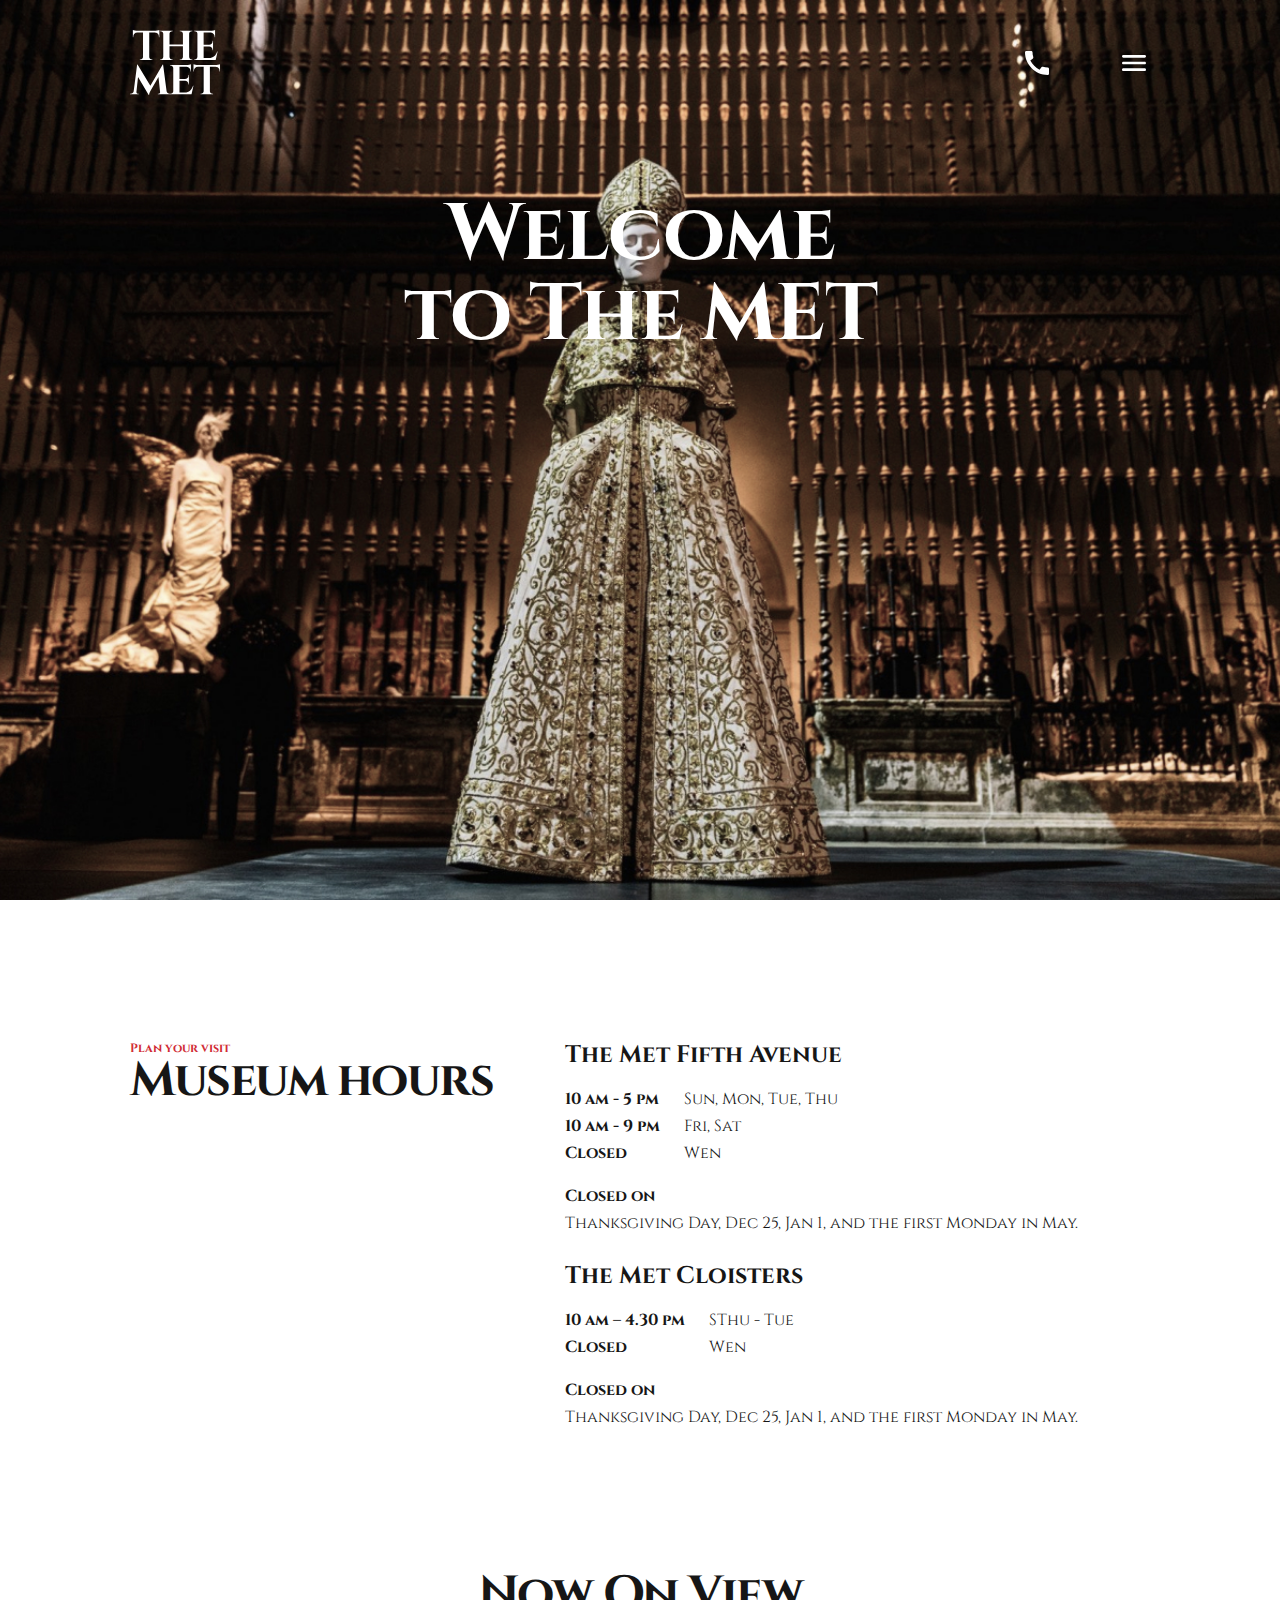
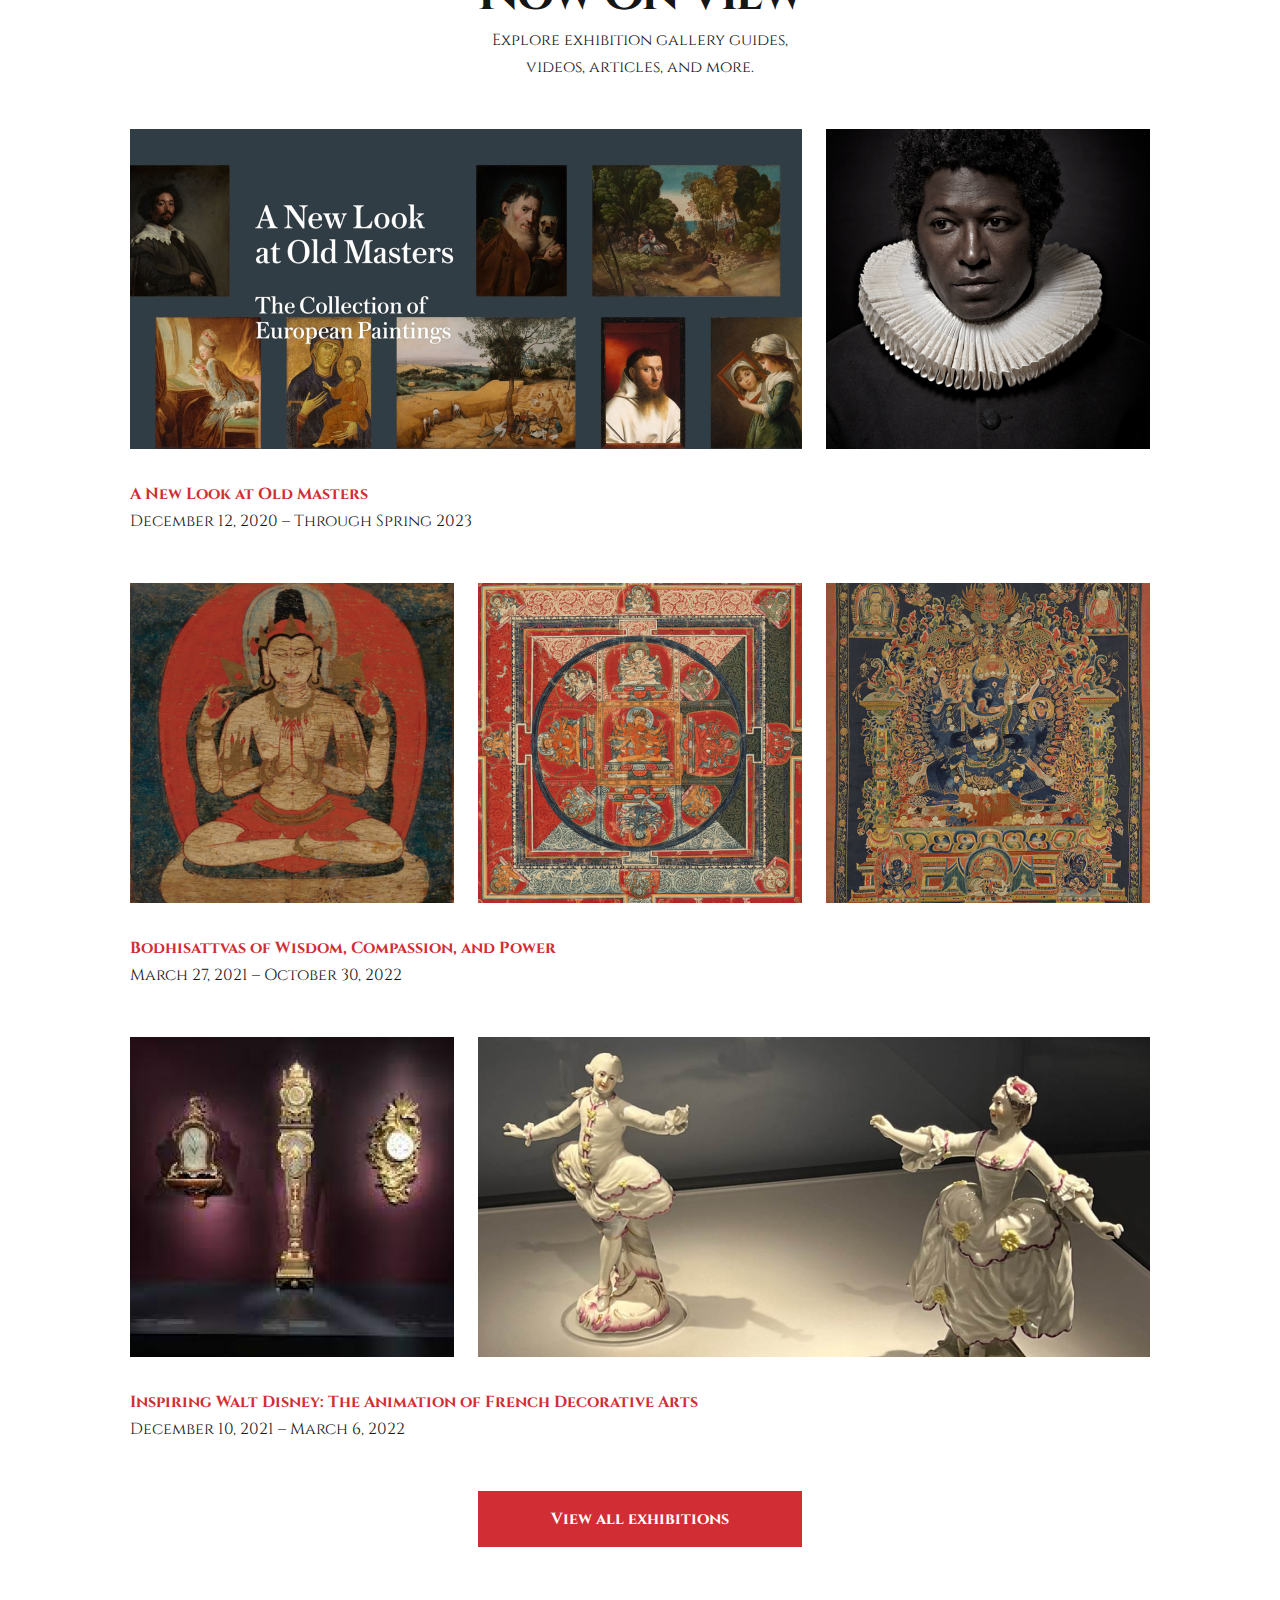
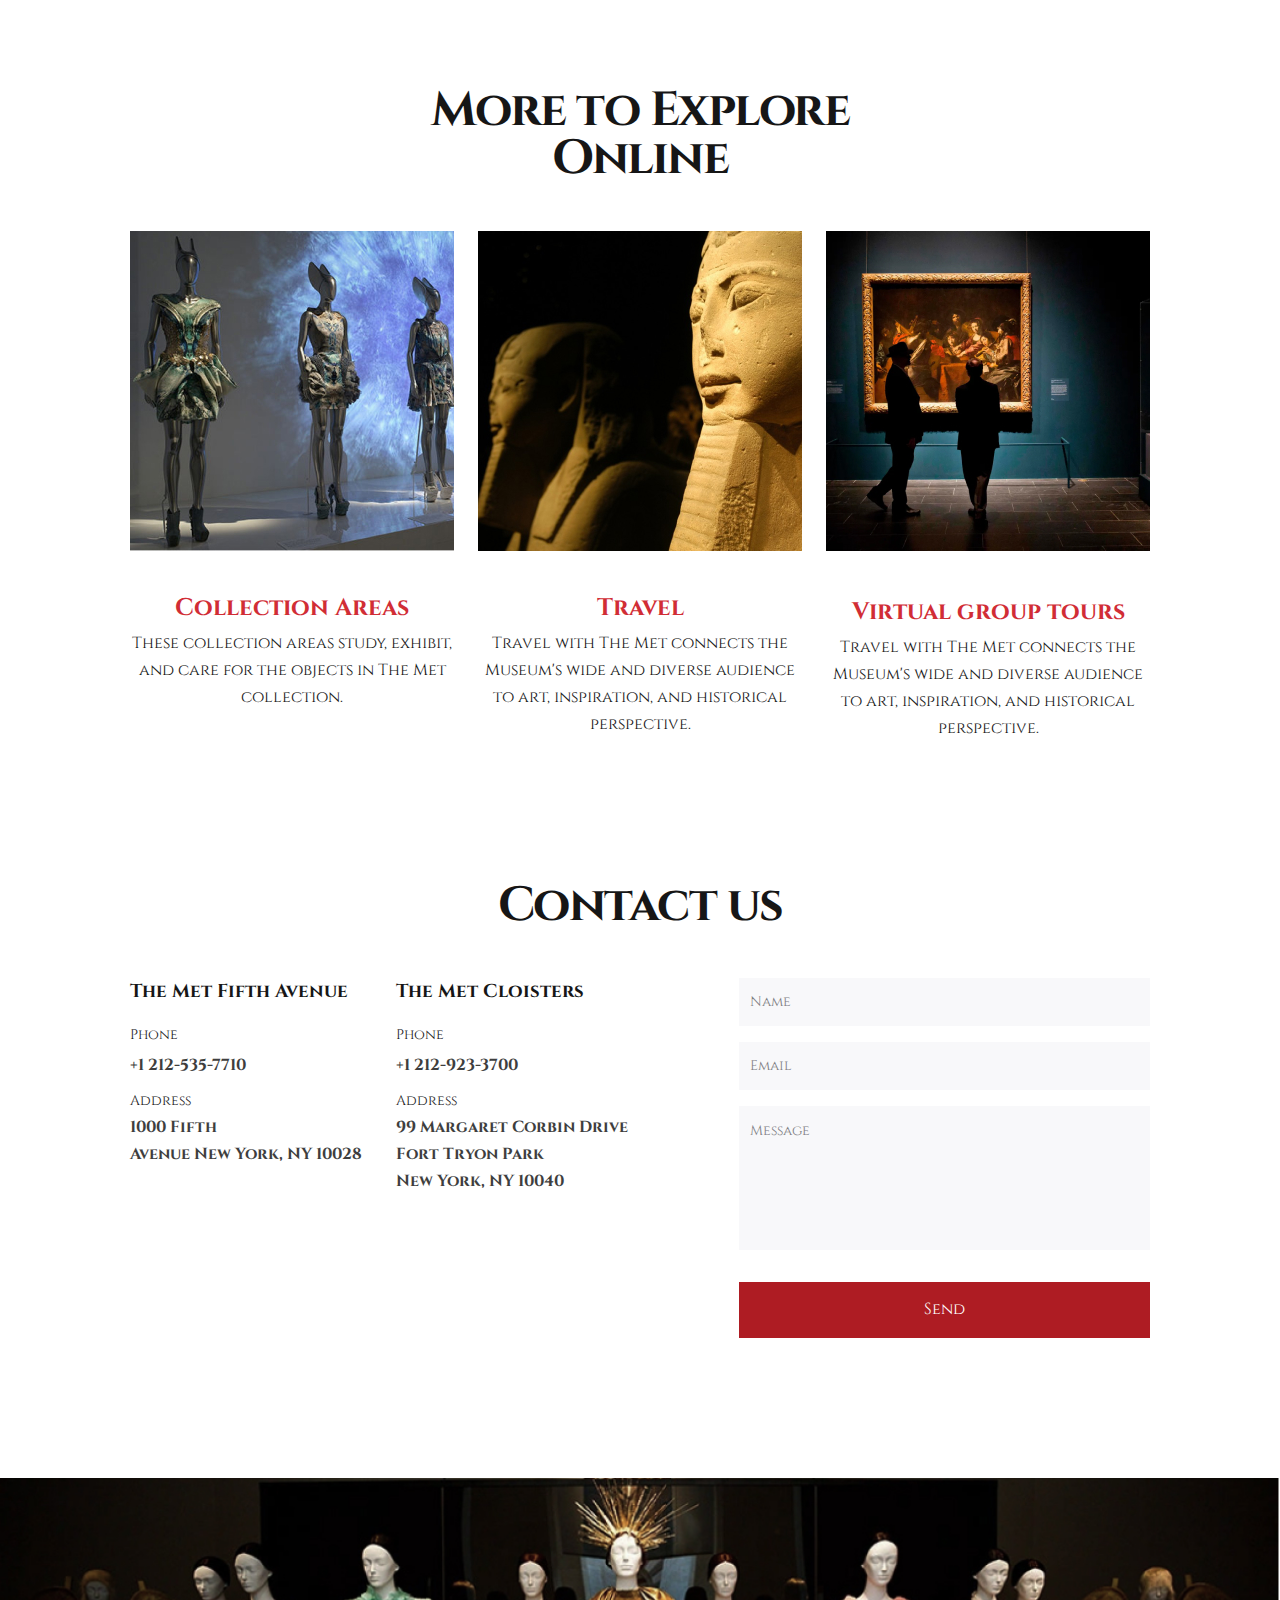
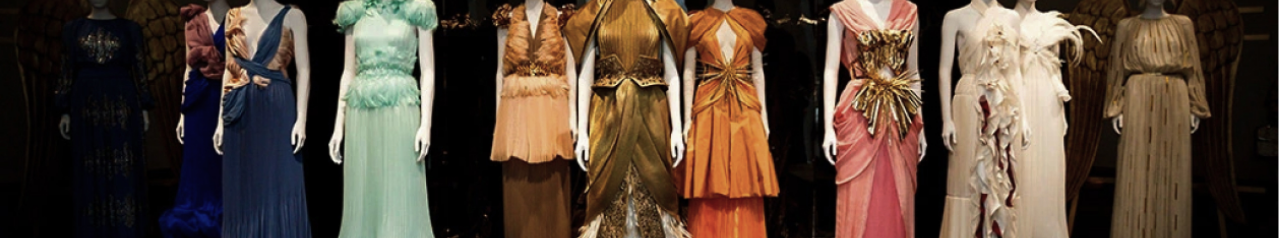
<file: index.html>
<!DOCTYPE html><html lang="en" class="page"><head><meta charset="UTF-8"><meta name="viewport" content="width=device-width, initial-scale=1.0"><title>The MET</title><link rel="icon" href="PinClipart.com_lava-lamp-clip-art_188558.5134546a.png"><link rel="preconnect" href="https://fonts.googleapis.com"><link rel="preconnect" href="https://fonts.gstatic.com"><link href="https://fonts.googleapis.com/css2?family=Cinzel:wght@400;700&family=Roboto:wght@400;700&display=swap" rel="stylesheet"><link rel="stylesheet" href="main.2e22bd8c.css"><script src="main.69e817ba.js" defer></script></head><body class="page__body" id="#top"> <header class="header page__section"> <div class="container"> <div class="header__content"> <div class="header__top"> <a href="#" class="logo"> <img class="logo__image" src="m-THE MET.6c26cf95.svg" alt="The MET"> </a> <a href="tel:+1 212-535-7710" class="icon icon--phone header__call"> </a> <a href="#menu" class="icon icon--menu"></a> </div> <h1 class="header__title"> Welcome <br> to The MET </h1> </div> </div> </header> <nav class="page__menu menu" id="menu"> <div class="container"> <div class="menu__content"> <div class="menu__top"> <a href="#" class="logo"> <img class="logo__image" src="m-THE MET.6c26cf95.svg" alt="The MET"> </a> <a href="#" class="icon icon--cross"></a> </div> <ul class="menu__list"> <li class="menu__item"> <a href="#" class="menu__link">Home</a> </li> <li class="menu__item"> <a href="#about-us" class="menu__link">About us</a> </li> <li class="menu__item"> <a href="#now-on-view" class="menu__link">Now on view</a> </li> <li class="menu__item"> <a href="#testimonials" class="menu__link">Testimonials</a> </li> <li class="menu__item"> <a href="#contact-us" class="menu__link">Contact us</a> </li> </ul> <a href="tel:+1 212-535-7710" class="menu__call menu__call--phone"> The Met Fifth Avenue<br>+1 212-535-7710 </a> <a href="tel:+1 212-923-3700" class="menu__call menu__call--phone"> The Met Cloisters<br>+1 212-923-3700 </a> <a href="tel:+1 212-535-7710" class="menu__call menu__call--action"> call to order </a> </div> </div> </nav> <main> <section class="page__section about" id="about-us"> <div class="container"> <div class="grid grid--tablet grid--desktop"> <div class="grid__item grid__item--tablet-1-3 grid__item--desktop-1-5"> <p class="about__subtitle">Plan your visit</p> <h2 class="about__title">Museum hours</h2> </div> <div class="grid__item grid__item--tablet-4-6 grid__item--desktop-6-12"> <h3 class="about__address">The Met Fifth Avenue</h3> <div class="about__plan"> <div class="about__time"> <p class="about__hours">10 am - 5 pm</p> <p class="about__hours">10 am - 9 pm</p> <p class="about__hours">Closed</p> </div> <div class="about__week"> <p class="about__days">Sun, Mon, Tue, Thu</p> <p class="about__days">Fri, Sat</p> <p class="about__days">Wen</p> </div> </div> <p class="about__closed">Closed on</p> <p class="about__weekends"> Thanksgiving Day, Dec 25, Jan 1, and the first Monday in May. </p> <h3 class="about__address">The Met Cloisters</h3> <div class="about__plan"> <div class="about__time"> <p class="about__hours">10 am – 4.30 pm</p> <p class="about__hours">Closed</p> </div> <div class="about__week"> <p class="about__days">SThu - Tue</p> <p class="about__days">Wen</p> </div> </div> <p class="about__closed">Closed on</p> <p class="about__weekends"> Thanksgiving Day, Dec 25, Jan 1, and the first Monday in May. </p> </div> </div> </div> </section> <section class="page__section gallery" id="now-on-view"> <div class="container"> <h2 class="page__section-title page__section-title--first">Now On View</h2> <p class="gallery__subtitle"> Explore exhibition gallery guides, videos, articles, and more. </p> <div class="place gallery__place"> <div class="place__photos"> <div class="grid"> <div class="grid__item grid__item--desktop-1-8 grid__item--tablet-1-4"> <div class="place__photo-container"> <img class="place__photo" src="1.68e1fceb.jpg" alt="Picture 1"> </div> </div> <div class="grid__item grid__item--desktop-9-12 grid__item--tablet-5-6"> <div class="place__photo-container"> <img class="place__photo" src="2.bb262d45.jpg" alt="Picture 2"> </div> </div> </div> </div> <div class="place__description"> <a href="#" class="place__description-link">A New Look at Old Masters</a> <p class="place__description-date">December 12, 2020 – Through Spring 2023</p> </div> </div> <div class="place gallery__place"> <div class="place__photos"> <div class="grid grid--3-columns"> <div class="grid__item grid__item--desktop-1-1 grid__item--tablet-1-1"> <div class="place__photo-container"> <img class="place__photo" src="3.92fbb5a9.jpg" alt="Picture 4"> </div> </div> <div class="grid__item grid__item--desktop-2-2 grid__item--tablet-2-2"> <div class="place__photo-container"> <img class="place__photo" src="4.dad90512.jpg" alt="Picture 5"> </div> </div> <div class="grid__item grid__item--desktop-3-3 grid__item--hidden"> <div class="place__photo-container"> <img class="place__photo" src="5.e1f0ad92.jpg" alt="Picture 6"> </div> </div> </div> </div> <div class="place__description"> <a href="#" class="place__description-link"> Bodhisattvas of Wisdom, Compassion, and Power </a> <p class="place__description-date">March 27, 2021 – October 30, 2022</p> </div> </div> <div class="place gallery__place"> <div class="place__photos"> <div class="grid"> <div class="grid__item grid__item--desktop-1-4 grid__item--tablet-1-2"> <div class="place__photo-container"> <img class="place__photo" src="6.1a7602a8.jpg" alt="Picture 4"> </div> </div> <div class="grid__item grid__item--desktop-5-12 grid__item--tablet-3-6"> <div class="place__photo-container"> <img class="place__photo place__photo--5" src="7.760e10f9.jpg" alt="Picture 5"> </div> </div> </div> </div> <div class="place__description"> <a href="#" class="place__description-link"> Inspiring Walt Disney: The Animation of French Decorative Arts </a> <p class="place__description-date">December 10, 2021 – March 6, 2022</p> </div> </div> <div class="grid grid--desktop"> <div class="grid__item grid__item--tablet-2-5 grid__item--desktop-5-8"> <a href="#" class="button">View all exhibitions</a> </div> </div> </div> </section> <section class="page__section testimonials" id="testimonials"> <div class="container"> <h2 class="page__section-title"> More to Explore<br>Online </h2> <div class="grid grid--desktop"> <div class="testimonials__item grid__item grid__item--desktop-1-4 grid__item--tablet-2-5"> <div class="testimonial"> <img class="testimonial__photo" src="8.224fd0ea.jpg" alt="Collection Areas"> <h3 class="testimonial__title"> <a href="#" class="testimonial__link"> Collection Areas </a> </h3> <p class="testimonial__subtitle"> These collection areas study, exhibit, and care for the objects in The Met collection. </p> </div> </div> <div class="testimonials__item grid__item grid__item--desktop-5-8 grid__item--tablet-2-5"> <div class="testimonial"> <img class="testimonial__photo" src="9.78f6e4c2.jpg" alt="Travel"> <h3 class="testimonial__title"> <a href="#" class="testimonial__link"> Travel </a> </h3> <p class="testimonial__subtitle"> Travel with The Met connects the Museum's wide and diverse audience to art, inspiration, and historical perspective. </p> </div> </div> <div class="testimonials__item grid__item grid__item--desktop-9-12 grid__item--tablet-2-5"> <div class="testimonial"> <img class="testimonial__photo" src="10.2c5c81c5.jpg" alt="Virtual group tours"> <h3 class="testimonial__title"> <h3 class="testimonial__title"> <a href="#" class="testimonial__link"> Virtual group tours </a> </h3> </h3> <p class="testimonial__subtitle"> Travel with The Met connects the Museum's wide and diverse audience to art, inspiration, and historical perspective. </p> </div> </div> </div> </div> </section> <section class="page__section contacts" id="contacts"> <div class="container"> <h2 class="page__section-title">Contact us</h2> <div class="grid grid--desktop"> <div class="grid__row grid__item--desktop-1-6"> <div class="grid__item grid__item--desktop-1-3 grid__item--tablet-1-3"> <div class="contacts__info"> <h3 class="contacts__info-title">The Met Fifth Avenue</h3> <p class="contacts__info-phone">Phone</p> <a href="tel:+1 212-535-7710" class="contacts__info-link"> +1 212-535-7710 </a> <p class="contacts__info-address">Address</p> <a href="https://goo.gl/maps/XQYjiYNMLzJrQjrT9" class="contacts__info-link" target="_blank"> 1000 Fifth<br>Avenue New York, NY 10028 </a> </div> </div> <div class="grid__item grid__item--desktop-4-6 grid__item--tablet-1-3"> <div class="contacts__info"> <h3 class="contacts__info-title">The Met Cloisters</h3> <p class="contacts__info-phone">Phone</p> <a href="tel:+1 212-923-3700" class="contacts__info-link"> +1 212-923-3700 </a> <p class="contacts__info-address">Address</p> <a href="https://goo.gl/maps/az6tVWMymYWeernS7" class="contacts__info-link" target="_blank"> 99 Margaret Corbin Drive<br>Fort Tryon Park<br>New York, NY 10040 </a> </div> </div> </div> <div class="grid__item grid__item--desktop-8-12 grid__item--tablet-4-6"> <form class="contacts__form" method="post" action="#"> <label for="name"> <input name="name" type="text" placeholder="Name" class="contacts__field formfield" required> </label> <label for="email"> <input name="email" type="email" placeholder="Email" class="contacts__field formfield" required> </label> <textarea name="message" placeholder="Message" class="contacts__field contacts__field--last formfield formfield--textarea" required></textarea> <button type="submit" class="button contacts__button">Send</button> </form> </div> </div> </div> </section> </main> <footer class="footer"></footer> </body></html>
</file>
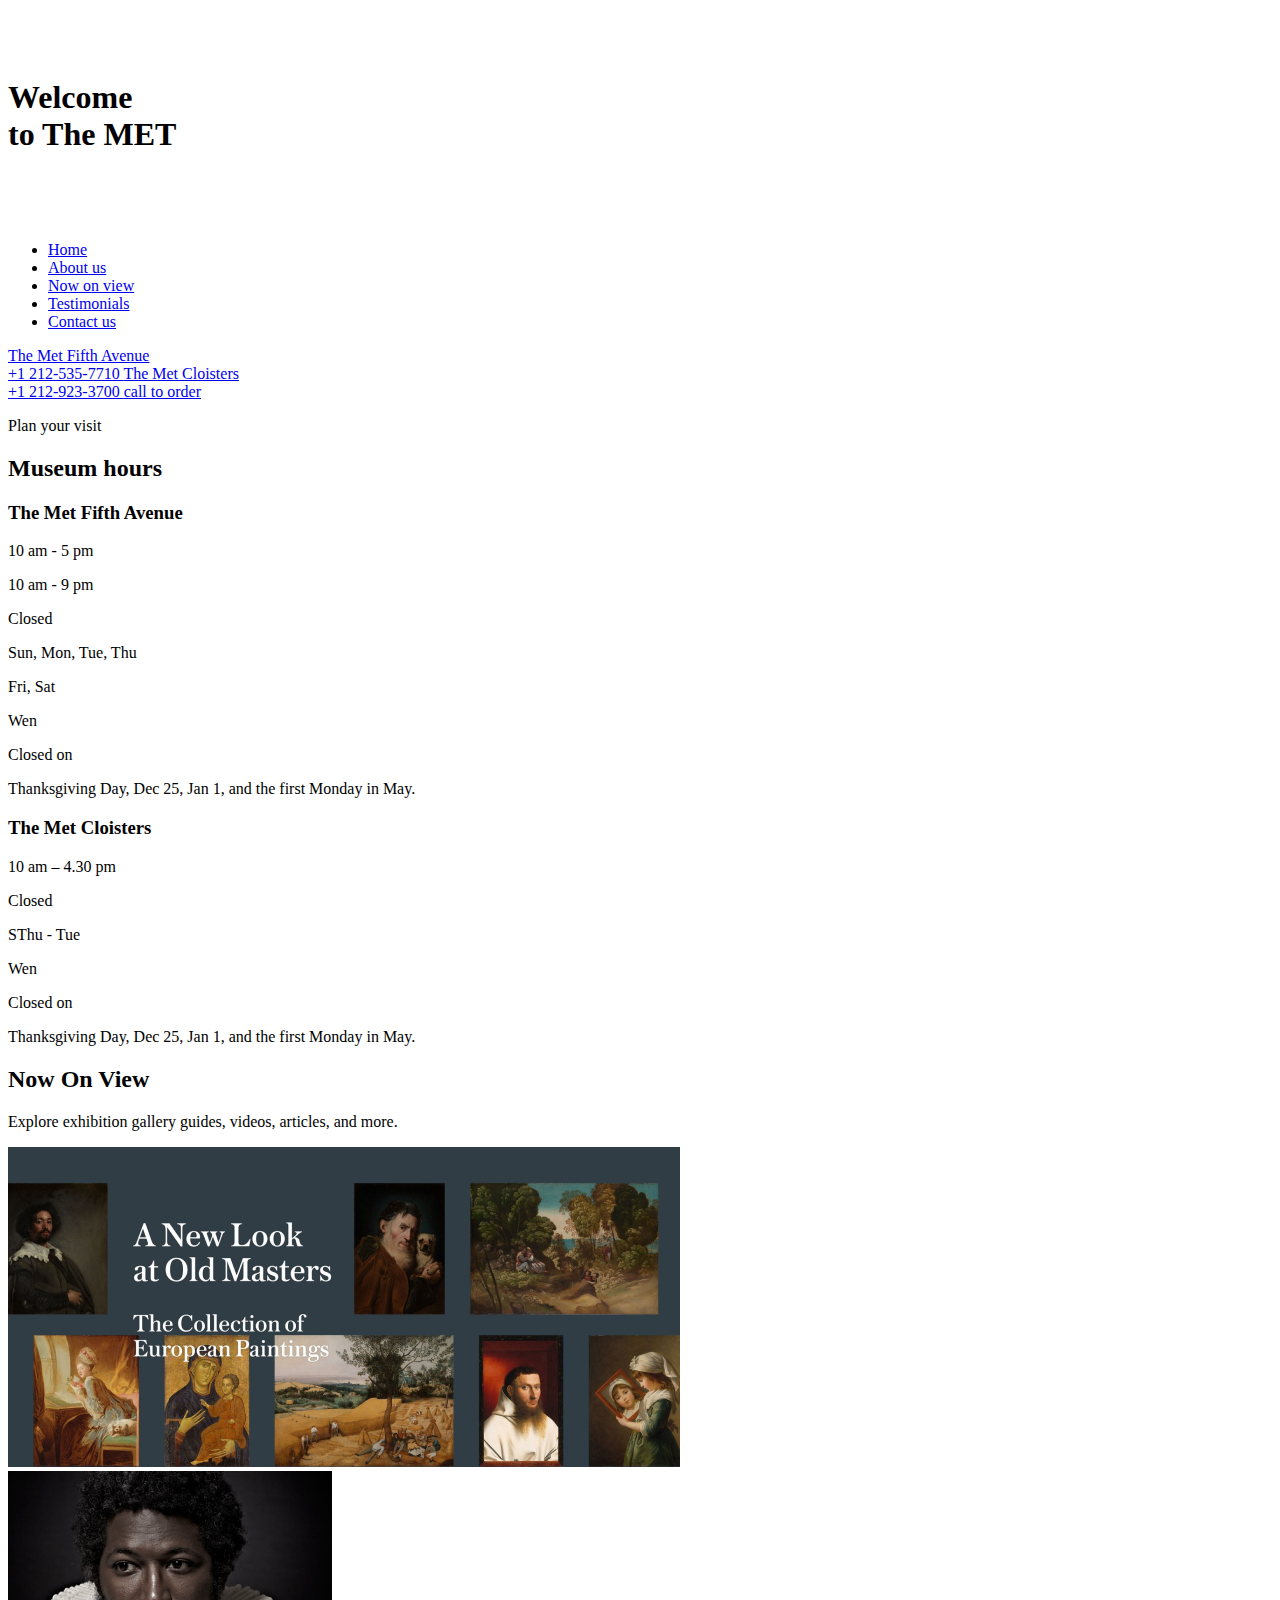
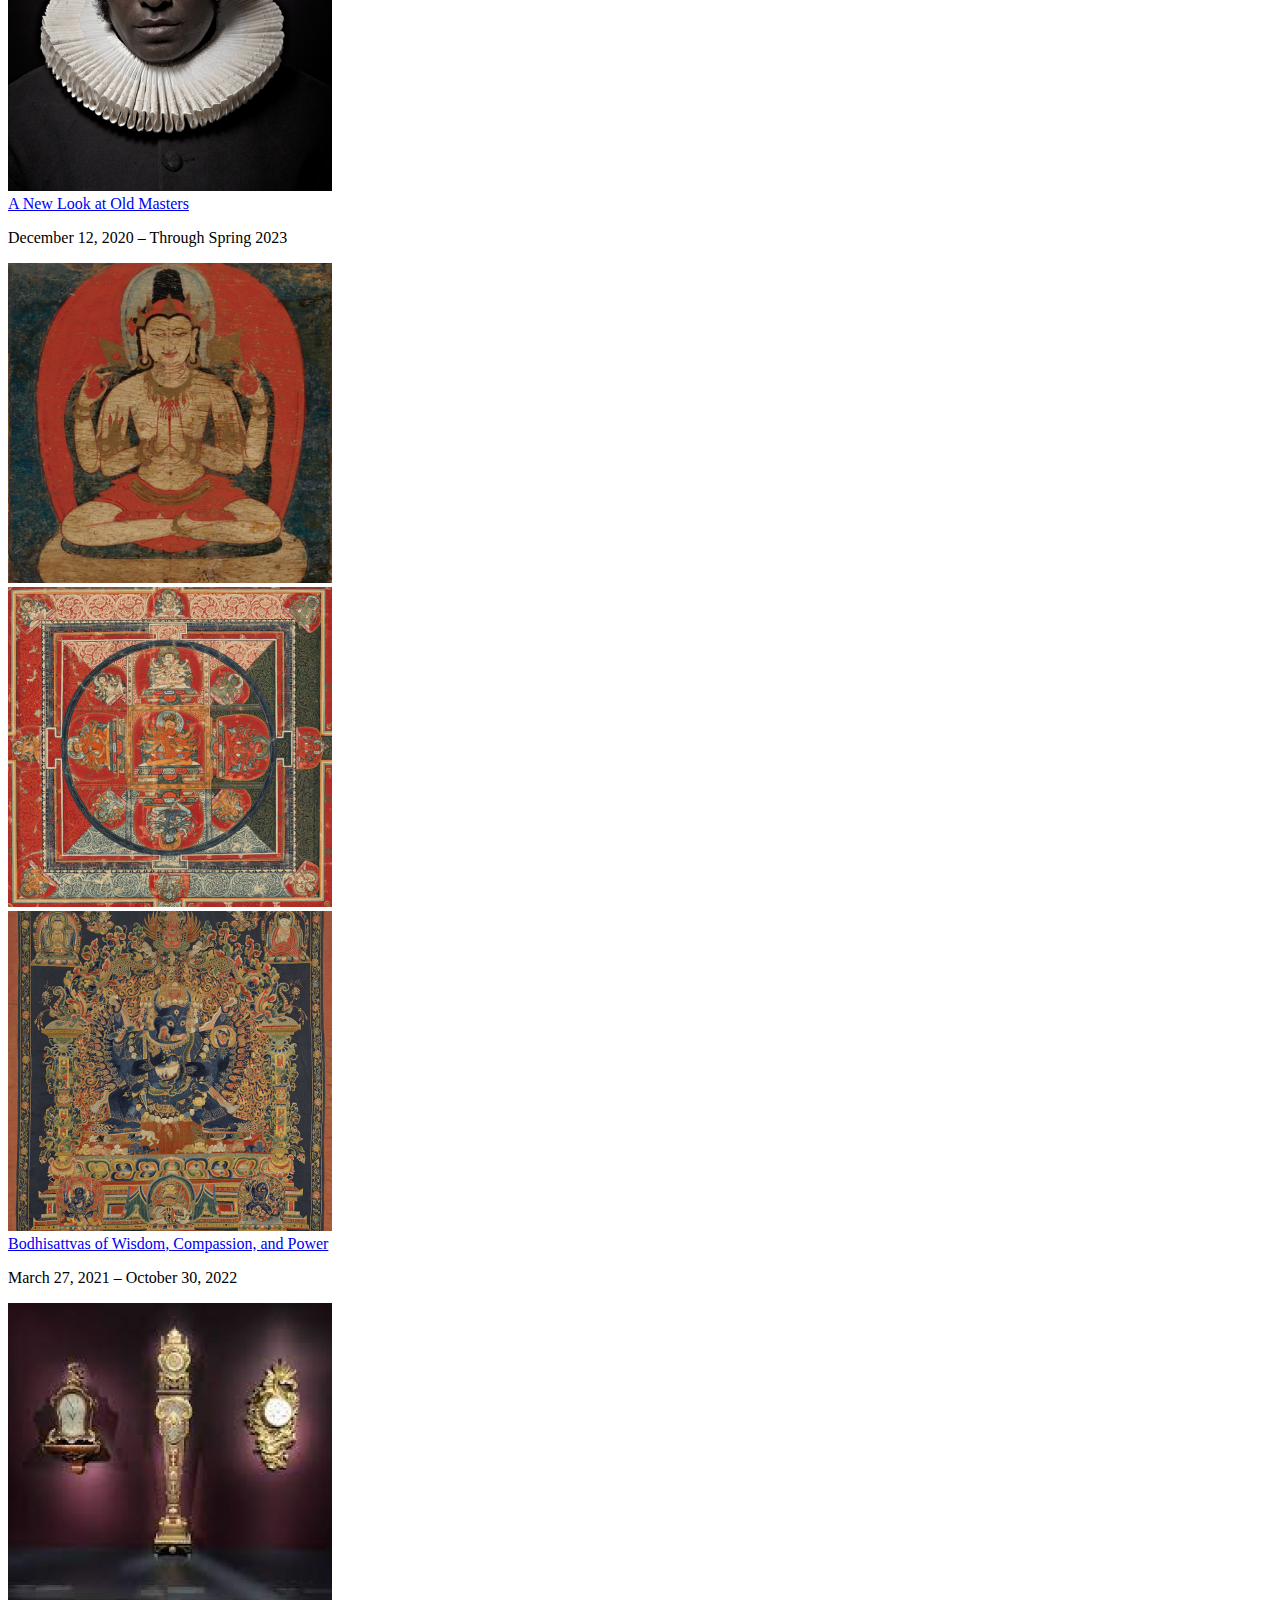
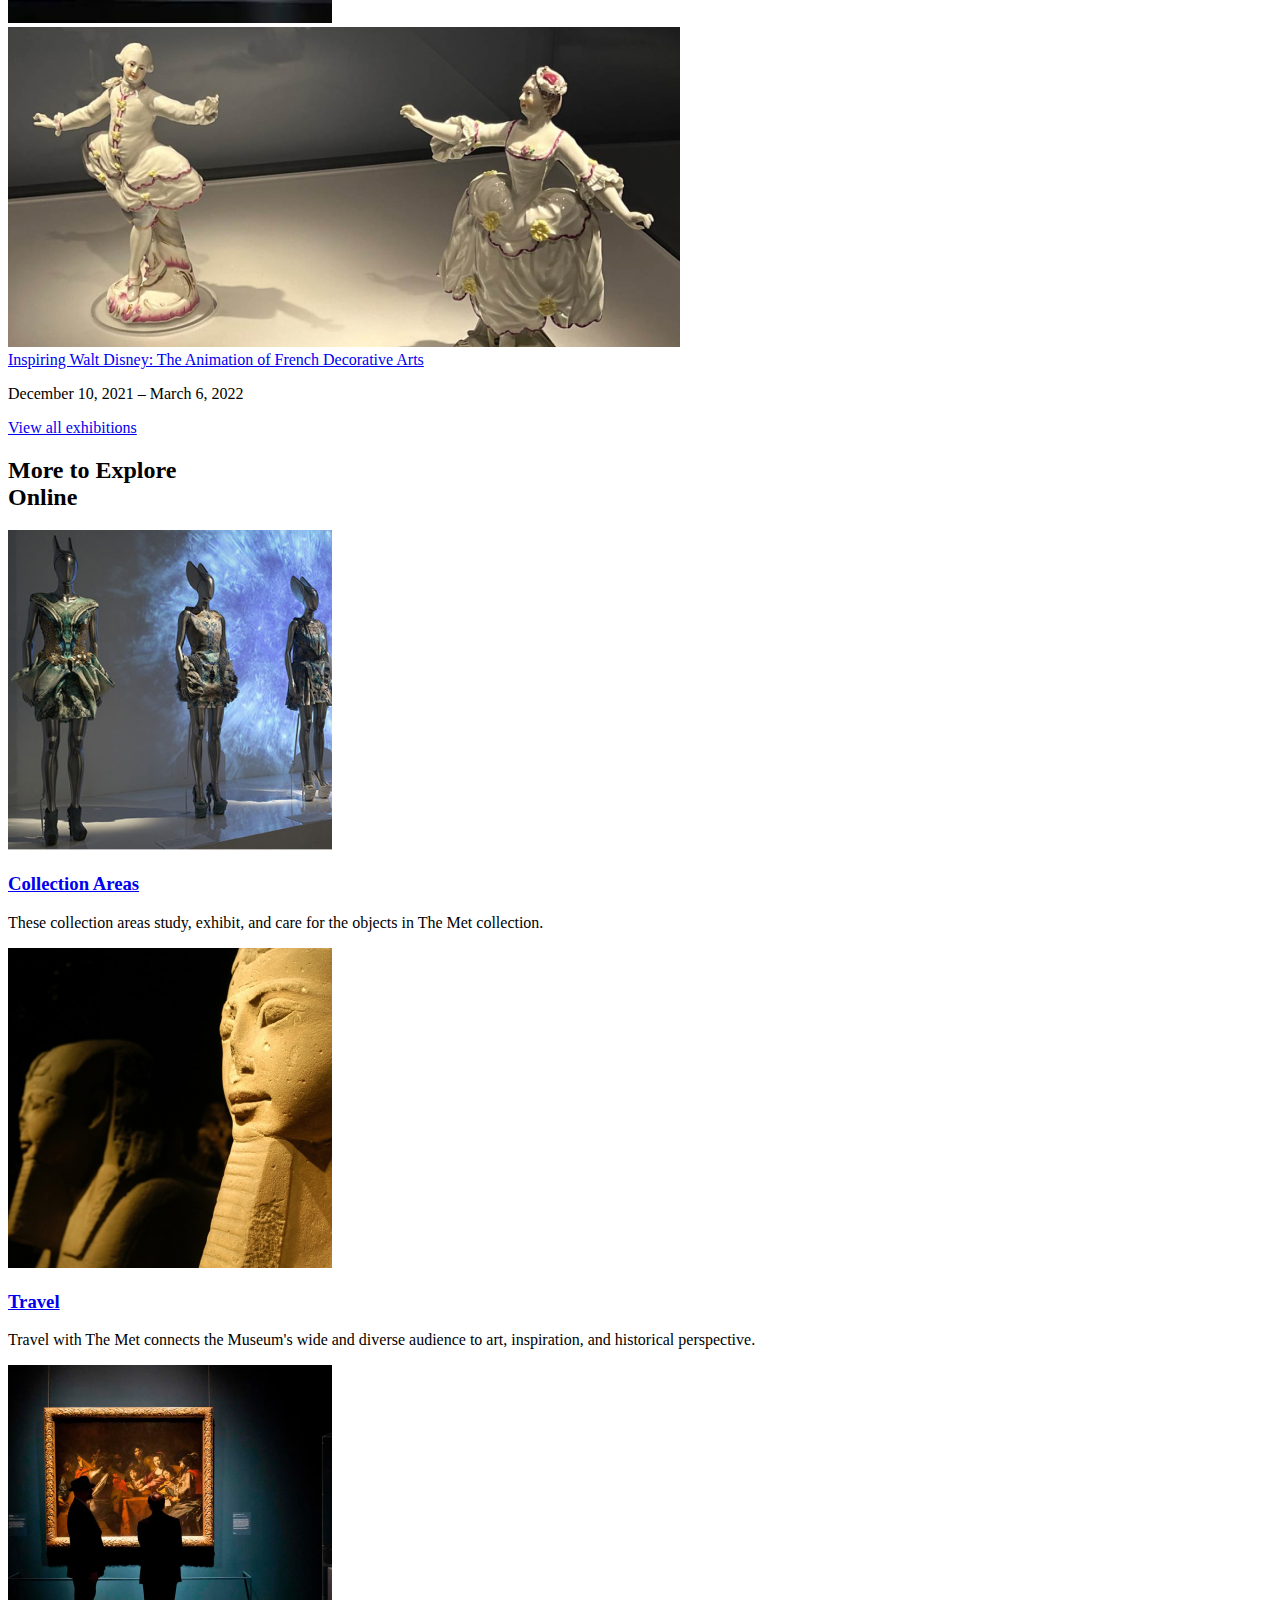
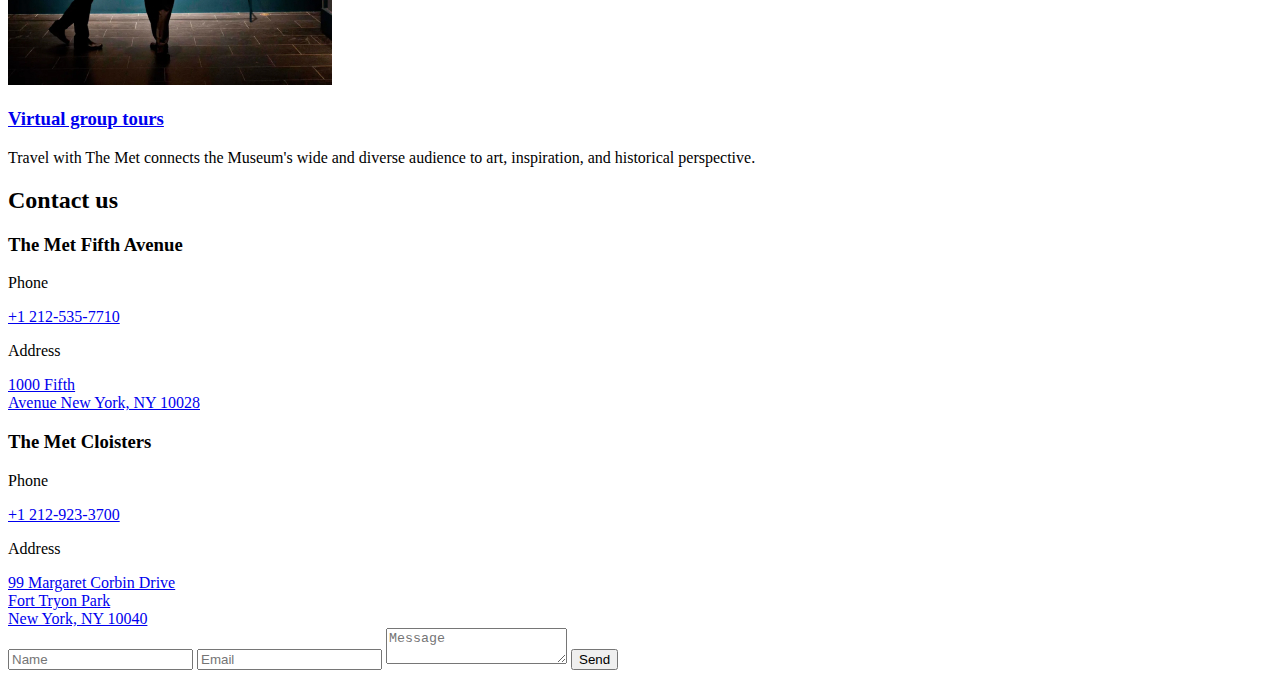
<file: src/index.html>
<!DOCTYPE html>
<html lang="en" class="page">
  <head>
    <meta charset="UTF-8">
    <meta name="viewport" content="width=device-width, initial-scale=1.0">
    <title>The MET</title>
    <link rel="icon" href="./images/PinClipart.com_lava-lamp-clip-art_188558.png">
    <link rel="preconnect" href="https://fonts.googleapis.com">
    <link rel="preconnect" href="https://fonts.gstatic.com">
    <link href="https://fonts.googleapis.com/css2?family=Cinzel:wght@400;700&family=Roboto:wght@400;700&display=swap" rel="stylesheet">
    <link rel="stylesheet" href="./styles/main.scss">
    <script src="scripts/main.js" defer></script>
  </head>
  <body class="page__body" id="#top">
    <header class="header page__section">
      <div class="container">

        <div class="header__content">
          <div class="header__top">
            <a href="#" class="logo">
              <img
              class="logo__image"
              src="./images/m-THE MET.svg"
              alt="The MET">
            </a>

            <a
              href="tel:+1 212-535-7710"
              class=" icon icon--phone header__call"
            >
            </a>
            <a
              href="#menu"
              class="icon icon--menu"
            ></a>
          </div>

          <h1 class="header__title">
            Welcome
            <br>
            to The MET
          </h1>
        </div>
      </div>
    </header>

    <nav class="page__menu menu" id="menu">
      <div class="container">
        <div class="menu__content">
          <div class="menu__top">
            <a href="#" class="logo">
              <img
              class="logo__image"
              src="./images/m-THE MET.svg"
              alt="The MET">
            </a>

            <a href="#" class="icon icon--cross"></a>
          </div>

          <ul class="menu__list">
            <li class="menu__item">
              <a href="#" class="menu__link">Home</a>
            </li>

            <li class="menu__item">
              <a href="#about-us" class="menu__link">About us</a>
            </li>

            <li class="menu__item">
              <a href="#now-on-view" class="menu__link">Now on view</a>
            </li>

            <li class="menu__item">
              <a href="#testimonials" class="menu__link">Testimonials</a>
            </li>

            <li class="menu__item">
              <a href="#contact-us" class="menu__link">Contact us</a>
            </li>
          </ul>

          <a
            href="tel:+1 212-535-7710"
            class="menu__call menu__call--phone"
          >
            The Met Fifth Avenue<br>+1 212-535-7710
          </a>

          <a
            href="tel:+1 212-923-3700"
            class="menu__call menu__call--phone"
          >
            The Met Cloisters<br>+1 212-923-3700
          </a>

          <a
            href="tel:+1 212-535-7710"
            class="menu__call menu__call--action"
          >
            call to order
          </a>
        </div>
      </div>
    </nav>

    <main>
      <section class="page__section about" id="about-us">
        <div class="container">
          <div class="grid grid--tablet grid--desktop">
            <div class="grid__item grid__item--tablet-1-3 grid__item--desktop-1-5">
              <p class="about__subtitle">Plan your visit</p>
              <h2 class="about__title">Museum hours</h2>
            </div>

            <div class="grid__item grid__item--tablet-4-6 grid__item--desktop-6-12">
              <h3 class="about__address">The Met Fifth Avenue</h3>
              <div class="about__plan">
                <div class="about__time">
                  <p class="about__hours">10 am - 5 pm</p>
                  <p class="about__hours">10 am - 9 pm</p>
                  <p class="about__hours">Closed</p>
                </div>

                <div class="about__week">
                  <p class="about__days">Sun, Mon, Tue, Thu</p>
                  <p class="about__days">Fri, Sat</p>
                  <p class="about__days">Wen</p>
                </div>
              </div>

              <p class="about__closed">Closed on</p>
              <p class="about__weekends">
                Thanksgiving Day, Dec 25, Jan 1, and the first Monday in May.
              </p>

              <h3 class="about__address">The Met Cloisters</h3>
              <div class="about__plan">
                <div class="about__time">
                  <p class="about__hours">10 am – 4.30 pm</p>
                  <p class="about__hours">Closed</p>
                </div>

                <div class="about__week">
                  <p class="about__days">SThu - Tue</p>
                  <p class="about__days">Wen</p>
                </div>
              </div>

              <p class="about__closed">Closed on</p>
              <p class="about__weekends">
                Thanksgiving Day, Dec 25, Jan 1, and the first Monday in May.
              </p>

            </div>
          </div>
        </div>
      </section>

      <section class="page__section gallery" id="now-on-view">
        <div class="container">
          <h2 class="page__section-title page__section-title--first">Now On View</h2>
          <p class="gallery__subtitle">
            Explore exhibition gallery guides, videos, articles, and more.
          </p>
          <div class="place gallery__place">
            <div class="place__photos">
              <div class="grid">
                <div class="grid__item grid__item--desktop-1-8 grid__item--tablet-1-4">
                  <div class="place__photo-container">
                    <img
                    class="place__photo"
                    src="./images/photos/1.jpg"
                    alt="Picture 1"
                    >
                  </div>
                </div>
                <div class="grid__item grid__item--desktop-9-12 grid__item--tablet-5-6">
                  <div class="place__photo-container">
                    <img
                      class="place__photo"
                      src="./images/photos/2.jpg"
                      alt="Picture 2"
                    >
                  </div>
                </div>
              </div>
            </div>
            <div class="place__description">
              <a href="#" class="place__description-link">A New Look at Old Masters</a>
              <p class="place__description-date">December 12, 2020 – Through Spring 2023</p>
            </div>
          </div>

          <div class="place gallery__place">
            <div class="place__photos">
              <div class="grid grid--3-columns">
                <div class="grid__item grid__item--desktop-1-1 grid__item--tablet-1-1">
                  <div class="place__photo-container">
                    <img
                    class="place__photo"
                    src="./images/photos/3.jpg"
                    alt="Picture 4"
                    >
                  </div>
                </div>

                <div class="grid__item grid__item--desktop-2-2 grid__item--tablet-2-2">
                  <div class="place__photo-container">
                    <img
                      class="place__photo"
                      src="./images/photos/4.jpg"
                      alt="Picture 5"
                    >
                  </div>
                </div>

                <div class="grid__item grid__item--desktop-3-3 grid__item--hidden">
                  <div class="place__photo-container">
                    <img
                    class="place__photo"
                    src="./images/photos/5.jpg"
                    alt="Picture 6"
                    >
                  </div>
                </div>
              </div>
            </div>
            <div class="place__description">
              <a href="#" class="place__description-link">
                Bodhisattvas of Wisdom, Compassion, and Power
              </a>
              <p class="place__description-date">March 27, 2021 – October 30, 2022</p>
            </div>
          </div>

          <div class="place gallery__place">
            <div class="place__photos">
              <div class="grid">
                <div class="grid__item grid__item--desktop-1-4 grid__item--tablet-1-2">
                  <div class="place__photo-container">
                    <img
                    class="place__photo"
                    src="./images/photos/6.jpg"
                    alt="Picture 4"
                    >
                  </div>
                </div>

                <div class="grid__item grid__item--desktop-5-12 grid__item--tablet-3-6">
                  <div class="place__photo-container">
                    <img
                      class="place__photo place__photo--5"
                      src="./images/photos/7.jpg"
                      alt="Picture 5"
                    >
                  </div>
                </div>
              </div>
            </div>
            <div class="place__description">
              <a href="#" class="place__description-link">
                Inspiring Walt Disney: The Animation of French Decorative Arts
              </a>
              <p class="place__description-date">December 10, 2021 – March 6, 2022</p>
            </div>
          </div>

          <div class="grid grid--desktop">
            <div class="grid__item grid__item--tablet-2-5 grid__item--desktop-5-8  ">
              <a href="#" class="button">View all exhibitions</a>
            </div>
          </div>
        </div>
      </section>

      <section class="page__section testimonials" id="testimonials">
        <div class="container">
          <h2 class="page__section-title">
            More to Explore<br>Online
          </h2>

          <div class="grid grid--desktop">
            <div class=" testimonials__item grid__item grid__item--desktop-1-4 grid__item--tablet-2-5">
              <div class="testimonial">
                <img
                  class="testimonial__photo"
                  src="./images/photos/8.jpg"
                  alt="Collection Areas"
                >
                <h3 class="testimonial__title">
                  <a href="#" class="testimonial__link">
                    Collection Areas
                  </a>
                </h3>
                <p class="testimonial__subtitle">
                  These collection areas study, exhibit, and care for the objects in The Met collection.
                </p>
              </div>
            </div>

            <div class="testimonials__item grid__item grid__item--desktop-5-8 grid__item--tablet-2-5">
              <div class="testimonial">
                <img
                  class="testimonial__photo"
                  src="./images/photos/9.jpg"
                  alt="Travel"
                >
                <h3 class="testimonial__title">
                  <a href="#" class="testimonial__link">
                    Travel
                  </a>
                </h3>
                <p class="testimonial__subtitle">
                  Travel with The Met connects the Museum's wide and diverse audience to art, inspiration, and historical perspective.
                </p>
              </div>
            </div>

            <div class=" testimonials__item grid__item grid__item--desktop-9-12 grid__item--tablet-2-5">
              <div class="testimonial">
                <img
                  class="testimonial__photo"
                  src="./images/photos/10.jpg"
                  alt="Virtual group tours"
                >
                <h3 class="testimonial__title">
                  <h3 class="testimonial__title">
                    <a href="#" class="testimonial__link">
                      Virtual group tours
                    </a>
                  </h3>
                </h3>
                <p class="testimonial__subtitle">
                  Travel with The Met connects the Museum's wide and diverse audience to art, inspiration, and historical perspective.
                </p>
              </div>
            </div>
          </div>
        </div>
      </section>

      <section class="page__section contacts" id="contacts">
        <div class="container">
          <h2 class="page__section-title">Contact us</h2>

          <div class="grid grid--desktop">
            <div class="grid__row grid__item--desktop-1-6">
              <div class="grid__item grid__item--desktop-1-3 grid__item--tablet-1-3">
                <div class="contacts__info">
                  <h3 class="contacts__info-title">The Met Fifth Avenue</h3>
                  <p class="contacts__info-phone">Phone</p>
                  <a href="tel:+1 212-535-7710" class="contacts__info-link">
                    +1 212-535-7710
                  </a>
                  <p class="contacts__info-address">Address</p>
                  <a
                    href="https://goo.gl/maps/XQYjiYNMLzJrQjrT9"
                    class="contacts__info-link"
                    target="_blank">
                    1000 Fifth<br>Avenue New York, NY 10028
                  </a>
                </div>
              </div>

              <div class="grid__item grid__item--desktop-4-6 grid__item--tablet-1-3">
                <div class="contacts__info">
                  <h3 class="contacts__info-title">The Met Cloisters</h3>
                  <p class="contacts__info-phone">Phone</p>
                  <a href="tel:+1 212-923-3700" class="contacts__info-link">
                    +1 212-923-3700
                  </a>
                  <p class="contacts__info-address">Address</p>
                  <a
                    href="https://goo.gl/maps/az6tVWMymYWeernS7"
                    class="contacts__info-link"
                    target="_blank"
                  >
                    99 Margaret Corbin Drive<br>Fort Tryon Park<br>New York, NY 10040
                  </a>
                </div>
              </div>
            </div>

            <div class="grid__item grid__item--desktop-8-12 grid__item--tablet-4-6">
              <form
                class="contacts__form"
                method="post"
                action="#"
              >
                <label for="name">
                  <input
                    name="name"
                    type="text"
                    placeholder="Name"
                    class="contacts__field formfield"
                    required
                  >
                </label>

                <label for="email">
                  <input
                    name="email"
                    type="email"
                    placeholder="Email"
                    class="contacts__field formfield"
                    required
                  >
                </label>

                <textarea
                  name="message"
                  placeholder="Message"
                  class="
                    contacts__field
                    contacts__field--last
                    formfield
                    formfield--textarea"
                  required
                ></textarea>

                <button type="submit" class="button contacts__button">Send</button>
              </form>
            </div>
          </div>
        </div>
      </section>
    </main>

    <footer class="footer"></footer>
  </body>
</html>
</file>
<file: main.2e22bd8c.css>
h1,h2,h3,p,ul{margin:0;padding:0}a{text-decoration:none}.page{font-family:Cinzel,serif;font-weight:700;font-size:16px;line-height:27px;color:#161616;scroll-behavior:smooth}.page__body{margin:0}.page__body--with-menu{overflow:hidden}.page__menu{position:fixed;top:0;left:0;right:0;transform:translateX(-100%);transition:transform .3s}.page__menu:target{transform:translateX(0)}.page__section{margin-bottom:100px}@media (min-width:640px){.page__section{margin-bottom:140px}}.page__section-title{font-size:32px;line-height:32px;letter-spacing:-1.5px;color:#161616;text-align:center;margin-bottom:40px}@media (min-width:640px){.page__section-title{margin-bottom:48px;font-size:48px;line-height:48px}}.page__section-title--first{margin-bottom:8px}.grid{display:grid;grid-template-columns:repeat(2,1fr);column-gap:20px}@media (min-width:640px){.grid{grid-template-columns:repeat(6,1fr);column-gap:24px}}@media (min-width:1024px){.grid{grid-template-columns:repeat(12,1fr);column-gap:24px}}.grid--desktop{display:block}@media (min-width:640px){.grid--desktop{display:grid}}.grid--3-columns{grid-template-columns:repeat(3,1fr);column-gap:8px}@media (min-width:640px){.grid--3-columns{grid-template-columns:repeat(2,1fr);column-gap:24px}}@media (min-width:1024px){.grid--3-columns{grid-template-columns:repeat(3,1fr)}}@media (min-width:640px){.grid__item--hidden{display:none}}@media (min-width:1024px){.grid__item--hidden{display:block}}@media (min-width:640px){.grid__row{grid-template-columns:repeat(2,1fr);display:grid;grid-column:1/3}}@media (min-width:640px){.grid__item--tablet-1-1{grid-column:1/2}}@media (min-width:640px){.grid__item--tablet-1-2{grid-column:1/3}}@media (min-width:640px){.grid__item--tablet-1-3{grid-column:1/4}}@media (min-width:640px){.grid__item--tablet-1-4{grid-column:1/5}}@media (min-width:640px){.grid__item--tablet-1-5{grid-column:1/6}}@media (min-width:640px){.grid__item--tablet-1-6{grid-column:1/7}}@media (min-width:640px){.grid__item--tablet-2-2{grid-column:2/3}}@media (min-width:640px){.grid__item--tablet-2-3{grid-column:2/4}}@media (min-width:640px){.grid__item--tablet-2-4{grid-column:2/5}}@media (min-width:640px){.grid__item--tablet-2-5{grid-column:2/6}}@media (min-width:640px){.grid__item--tablet-2-6{grid-column:2/7}}@media (min-width:640px){.grid__item--tablet-3-3{grid-column:3/4}}@media (min-width:640px){.grid__item--tablet-3-4{grid-column:3/5}}@media (min-width:640px){.grid__item--tablet-3-5{grid-column:3/6}}@media (min-width:640px){.grid__item--tablet-3-6{grid-column:3/7}}@media (min-width:640px){.grid__item--tablet-4-4{grid-column:4/5}}@media (min-width:640px){.grid__item--tablet-4-5{grid-column:4/6}}@media (min-width:640px){.grid__item--tablet-4-6{grid-column:4/7}}@media (min-width:640px){.grid__item--tablet-5-5{grid-column:5/6}}@media (min-width:640px){.grid__item--tablet-5-6{grid-column:5/7}}@media (min-width:640px){.grid__item--tablet-6-6{grid-column:6/7}}@media (min-width:1024px){.grid__item--desktop-1-1{grid-column:1/2}}@media (min-width:1024px){.grid__item--desktop-1-2{grid-column:1/3}}@media (min-width:1024px){.grid__item--desktop-1-3{grid-column:1/4}}@media (min-width:1024px){.grid__item--desktop-1-4{grid-column:1/5}}@media (min-width:1024px){.grid__item--desktop-1-5{grid-column:1/6}}@media (min-width:1024px){.grid__item--desktop-1-6{grid-column:1/7}}@media (min-width:1024px){.grid__item--desktop-1-7{grid-column:1/8}}@media (min-width:1024px){.grid__item--desktop-1-8{grid-column:1/9}}@media (min-width:1024px){.grid__item--desktop-1-9{grid-column:1/10}}@media (min-width:1024px){.grid__item--desktop-1-10{grid-column:1/11}}@media (min-width:1024px){.grid__item--desktop-1-11{grid-column:1/12}}@media (min-width:1024px){.grid__item--desktop-1-12{grid-column:1/13}}@media (min-width:1024px){.grid__item--desktop-2-2{grid-column:2/3}}@media (min-width:1024px){.grid__item--desktop-2-3{grid-column:2/4}}@media (min-width:1024px){.grid__item--desktop-2-4{grid-column:2/5}}@media (min-width:1024px){.grid__item--desktop-2-5{grid-column:2/6}}@media (min-width:1024px){.grid__item--desktop-2-6{grid-column:2/7}}@media (min-width:1024px){.grid__item--desktop-2-7{grid-column:2/8}}@media (min-width:1024px){.grid__item--desktop-2-8{grid-column:2/9}}@media (min-width:1024px){.grid__item--desktop-2-9{grid-column:2/10}}@media (min-width:1024px){.grid__item--desktop-2-10{grid-column:2/11}}@media (min-width:1024px){.grid__item--desktop-2-11{grid-column:2/12}}@media (min-width:1024px){.grid__item--desktop-2-12{grid-column:2/13}}@media (min-width:1024px){.grid__item--desktop-3-3{grid-column:3/4}}@media (min-width:1024px){.grid__item--desktop-3-4{grid-column:3/5}}@media (min-width:1024px){.grid__item--desktop-3-5{grid-column:3/6}}@media (min-width:1024px){.grid__item--desktop-3-6{grid-column:3/7}}@media (min-width:1024px){.grid__item--desktop-3-7{grid-column:3/8}}@media (min-width:1024px){.grid__item--desktop-3-8{grid-column:3/9}}@media (min-width:1024px){.grid__item--desktop-3-9{grid-column:3/10}}@media (min-width:1024px){.grid__item--desktop-3-10{grid-column:3/11}}@media (min-width:1024px){.grid__item--desktop-3-11{grid-column:3/12}}@media (min-width:1024px){.grid__item--desktop-3-12{grid-column:3/13}}@media (min-width:1024px){.grid__item--desktop-4-4{grid-column:4/5}}@media (min-width:1024px){.grid__item--desktop-4-5{grid-column:4/6}}@media (min-width:1024px){.grid__item--desktop-4-6{grid-column:4/7}}@media (min-width:1024px){.grid__item--desktop-4-7{grid-column:4/8}}@media (min-width:1024px){.grid__item--desktop-4-8{grid-column:4/9}}@media (min-width:1024px){.grid__item--desktop-4-9{grid-column:4/10}}@media (min-width:1024px){.grid__item--desktop-4-10{grid-column:4/11}}@media (min-width:1024px){.grid__item--desktop-4-11{grid-column:4/12}}@media (min-width:1024px){.grid__item--desktop-4-12{grid-column:4/13}}@media (min-width:1024px){.grid__item--desktop-5-5{grid-column:5/6}}@media (min-width:1024px){.grid__item--desktop-5-6{grid-column:5/7}}@media (min-width:1024px){.grid__item--desktop-5-7{grid-column:5/8}}@media (min-width:1024px){.grid__item--desktop-5-8{grid-column:5/9}}@media (min-width:1024px){.grid__item--desktop-5-9{grid-column:5/10}}@media (min-width:1024px){.grid__item--desktop-5-10{grid-column:5/11}}@media (min-width:1024px){.grid__item--desktop-5-11{grid-column:5/12}}@media (min-width:1024px){.grid__item--desktop-5-12{grid-column:5/13}}@media (min-width:1024px){.grid__item--desktop-6-6{grid-column:6/7}}@media (min-width:1024px){.grid__item--desktop-6-7{grid-column:6/8}}@media (min-width:1024px){.grid__item--desktop-6-8{grid-column:6/9}}@media (min-width:1024px){.grid__item--desktop-6-9{grid-column:6/10}}@media (min-width:1024px){.grid__item--desktop-6-10{grid-column:6/11}}@media (min-width:1024px){.grid__item--desktop-6-11{grid-column:6/12}}@media (min-width:1024px){.grid__item--desktop-6-12{grid-column:6/13}}@media (min-width:1024px){.grid__item--desktop-7-7{grid-column:7/8}}@media (min-width:1024px){.grid__item--desktop-7-8{grid-column:7/9}}@media (min-width:1024px){.grid__item--desktop-7-9{grid-column:7/10}}@media (min-width:1024px){.grid__item--desktop-7-10{grid-column:7/11}}@media (min-width:1024px){.grid__item--desktop-7-11{grid-column:7/12}}@media (min-width:1024px){.grid__item--desktop-7-12{grid-column:7/13}}@media (min-width:1024px){.grid__item--desktop-8-8{grid-column:8/9}}@media (min-width:1024px){.grid__item--desktop-8-9{grid-column:8/10}}@media (min-width:1024px){.grid__item--desktop-8-10{grid-column:8/11}}@media (min-width:1024px){.grid__item--desktop-8-11{grid-column:8/12}}@media (min-width:1024px){.grid__item--desktop-8-12{grid-column:8/13}}@media (min-width:1024px){.grid__item--desktop-9-9{grid-column:9/10}}@media (min-width:1024px){.grid__item--desktop-9-10{grid-column:9/11}}@media (min-width:1024px){.grid__item--desktop-9-11{grid-column:9/12}}@media (min-width:1024px){.grid__item--desktop-9-12{grid-column:9/13}}@media (min-width:1024px){.grid__item--desktop-10-10{grid-column:10/11}}@media (min-width:1024px){.grid__item--desktop-10-11{grid-column:10/12}}@media (min-width:1024px){.grid__item--desktop-10-12{grid-column:10/13}}@media (min-width:1024px){.grid__item--desktop-11-11{grid-column:11/12}}@media (min-width:1024px){.grid__item--desktop-11-12{grid-column:11/13}}@media (min-width:1024px){.grid__item--desktop-12-12{grid-column:12/13}}.header{background-size:cover;background-position:50%;background-image:url(m-header.eaef74b5.jpg)}.header__top{--icon-width:24px;display:grid;grid-template-columns:1fr var(--icon-width) var(--icon-width);column-gap:30px;align-items:center}@media (min-width:640px){.header__top{--icon-width:32px;column-gap:65px}}@media (min-width:1024px){.header__top{--icon-width:32px;column-gap:65px}}.header__content{box-sizing:border-box;display:flex;flex-direction:column;gap:130px;height:100vh;padding:25px 0}@media (min-width:640px){.header__content{gap:160px;padding:30px 0}}@media (min-width:1024px){.header__content{gap:100px}}.header__title{display:flex;justify-content:center;text-align:center;font-size:40px;line-height:100%;color:#fff;letter-spacing:-1.5px;animation:title-anim 1.1s 1}@keyframes title-anim{0%{transform:scale(1)}20%{transform:scale(1.2)}40%{transform:scale(1.3)}}@media (min-width:640px){.header__title{font-size:64px;line-height:64px}}@media (min-width:1024px){.header__title{font-size:80px;line-height:80px}}@media (min-width:1024px){.header__call:before{position:fixed;display:block;width:max-content;padding-right:20px;color:#fff;text-transform:uppercase;text-align:end;opacity:0;pointer-events:none;white-space:pre;content:"The Met Fifth Avenue\a+1 212-535-7710";transform:translate(-100%,-55%);padding-bottom:10px;transition:opacity .3s}.header__call:hover:before{opacity:1;pointer-events:all}.header__call:after{position:fixed;display:block;width:max-content;padding-right:20px;color:#fff;text-transform:uppercase;text-align:end;opacity:0;pointer-events:none;white-space:pre;content:"The Met Cloisters\a+1 212-923-3700";transform:translate(-100%,50%);transition:opacity .3s}.header__call:hover:after{opacity:1;pointer-events:all}}.container{max-width:1020px;padding:0 20px;margin:0 auto}@media (min-width:640px){.container{padding:0 40px}}.top-actions{--icon-width:24px;display:grid;grid-template-columns:1fr var(--icon-width) var(--icon-width);column-gap:30px;align-items:center}@media (min-width:640px){.top-actions{--icon-width:32px;column-gap:65px}}@media (min-width:1024px){.top-actions{--icon-width:32px;column-gap:65px}}.icon{display:block;width:100%;padding-bottom:100%;background-size:cover;background-position:50%;background-repeat:no-repeat}.icon--menu{transition:background-image .3s;background-image:url(Icon-Burger-menu.63ce744d.svg)}.icon--menu:hover{background-image:url(Icon-Burger-menu-hover.94904e3b.svg)}.icon--phone{background-image:url(Icon-Phone-call.955655c3.svg)}.icon--cross{transition:transform .3s;background-image:url(Icon-Close.043235bf.svg)}.icon--cross:hover{transform:rotate(1turn)}.logo__image{display:block;height:46px;transition:transform .3s}.logo__image:hover{transform:scale(1.2)}@media (min-width:640px){.logo__image{height:65px}}.menu{background-color:#d12d35}.menu__content{box-sizing:border-box;height:100vh;padding:25px 0}.menu .icon--cross{grid-column:3}.menu__top{--icon-width:24px;display:grid;grid-template-columns:1fr var(--icon-width) var(--icon-width);column-gap:30px;align-items:center;margin-bottom:40px}@media (min-width:640px){.menu__top{--icon-width:32px;column-gap:65px}}@media (min-width:1024px){.menu__top{--icon-width:32px;column-gap:65px}}.menu__list{list-style:none;margin-bottom:35px}.menu__item{margin-bottom:24px}.menu__item:last-child{margin-bottom:0}.menu__link{display:inline-block;padding-bottom:8px;border-bottom:1px solid transparent;font-size:22px;line-height:22px;color:#fff;text-transform:uppercase;letter-spacing:2px;transition:border-color .3s,transform .3s,text-shadow .3s}.menu__link:hover{transform:scale(1.1);text-shadow:1px 1px 2px #000,0 0 1em #fff;border-color:#fff}.menu__call{display:block;width:max-content;text-transform:uppercase;color:#fff;transition:color .3s ease-in-out,box-shadow .5s ease-in-out}.menu__call:hover{box-shadow:inset 200px 0 0 0 #fff;color:#d12d35}.menu__call--phone{margin-bottom:8px}.menu__call--action{font-size:12px;line-height:16px;letter-spacing:2px;padding-bottom:8px;border-bottom:1px solid #fff}.menu__call:nth-child(4){margin-bottom:18px}.about__subtitle{font-size:12px;line-height:140%;color:#d12d35}.about__title{margin-bottom:32px;font-size:32px;line-height:32px;letter-spacing:-1.5px;color:#161616}@media (min-width:640px){.about__title{margin-bottom:0;font-size:48px;line-height:48px}}.about__address{margin-bottom:16px;font-size:24px;line-height:30px;color:#161616}.about__plan{display:flex;margin-bottom:16px}.about__time{margin-right:24px}.about__days{font-weight:400}.about__weekends{font-weight:400;margin-bottom:24px}.about__weekends:last-child{margin-bottom:0}.gallery__subtitle{margin:0 auto 48px;font-weight:400;text-align:center;max-width:280px}@media (min-width:640px){.gallery__subtitle{max-width:392px}}@media (min-width:1024px){.gallery__subtitle{max-width:325px}}.gallery__place{margin-bottom:48px}.gallery__place:last-child{margin-bottom:40px}.place__photos{margin-bottom:24px}@media (min-width:640px){.place__photos{margin-bottom:32px}}.place__photo-container{position:relative;box-sizing:border-box;width:100%;max-height:320px;overflow:hidden;transition:box-shadow .3s}.place__photo-container:hover{-webkit-box-shadow:0 -1px 43px 11px rgba(34,60,80,.46);-moz-box-shadow:0 -1px 43px 11px rgba(34,60,80,.46);box-shadow:0 -1px 43px 11px rgba(34,60,80,.46)}.place__photo-container:after{content:"";display:block;padding-bottom:100%}@media (min-width:640px){.place__photo-container{height:186px;padding-bottom:0}}@media (min-width:1024px){.place__photo-container{height:320px;padding-bottom:0}}.place__photo{position:absolute;height:100%;width:100%;object-fit:cover;object-position:25%;transition:transform .3s;box-shadow:10px 10px 5px #ccc;-moz-box-shadow:10px 10px 5px #ccc;-webkit-box-shadow:10px 10px 5px #ccc;-khtml-box-shadow:10px 10px 5px #ccc}.place__photo:hover{transform:scale(1.2);opacity:1;-webkit-animation:flash 1.5s;animation:flash 2s}@-webkit-keyframes flash{0%{opacity:.4}to{opacity:1}}@keyframes flash{0%{opacity:.4}to{opacity:1}}.place__photo--5{object-position:90%}.place__description-link{color:#d12d35;transition:color .3s}.place__description-link:hover{color:#ae1c23}.place__description-date{font-weight:400}.button{display:flex;justify-content:center;align-items:center;width:100%;height:56px;background-color:#d12d35;color:#fff;transition:background-color .3s;cursor:pointer}.button:hover{transform:translateY(5px);background-color:#ae1c23;box-shadow:5px 5px grey}.button:active{background-color:#eb343d}.testimonials__item{margin-bottom:48px}@media (min-width:1024px){.testimonials__item{margin-bottom:0}}.testimonials__item:last-child{margin-bottom:0}.testimonial__photo{width:100%;margin-bottom:24px;transition:transform .3s}.testimonial__photo:hover{transform:scale(1.1);-webkit-box-shadow:0 -1px 43px 11px rgba(34,60,80,.46);-moz-box-shadow:0 -1px 43px 11px rgba(34,60,80,.46);box-shadow:0 -1px 43px 11px rgba(34,60,80,.46)}@media (min-width:640px){.testimonial__photo{margin-bottom:32px}}.testimonial__title{margin-bottom:4px;font-size:24px;line-height:140%;text-align:center}.testimonial__subtitle{font-weight:400;text-align:center}.testimonial__link{color:#d12d35;transition:color .3s}.testimonial__link:hover{color:#ae1c23}.contacts .grid__item{margin-bottom:48px}.contacts .grid__item:last-child{margin-bottom:0}@media (min-width:1024px){.contacts .grid__item{margin-bottom:0}}.contacts__info-title{margin-bottom:16px}.contacts__info-phone{margin-bottom:4px}.contacts__info-address,.contacts__info-phone{font-weight:400;font-size:14px}.contacts__info-link{color:#3e3e3e;display:block;margin-bottom:8px;transition:color .3s}.contacts__info-link:hover{color:#ae1c23}.contacts__info-link:last-child{margin-bottom:0}.contacts__field{margin-bottom:16px}.contacts__field--last{margin-bottom:32px}.contacts__button{font-family:inherit;font-size:inherit;line-height:inherit;background-color:#ae1c23;border:1px solid #ae1c23}.formfield{box-sizing:border-box;display:block;width:100%;height:48px;padding:14px 10px;color:#161616;background-color:#f8f8fa;border:1px solid transparent;font-family:inherit}.formfield::placeholder{font-weight:400;font-size:14px;line-height:20px;color:#7e7e83}.formfield:hover{border-color:#d5d7de}.formfield:focus{border-color:#161616;outline:none}.formfield--textarea{height:144px;resize:none}.footer{background-image:url(footer.34f90358.jpg);height:180px;background-size:cover;background-position:50%}@media (min-width:640px){.footer{height:360px}}
/*# sourceMappingURL=main.2e22bd8c.css.map */
</file>
